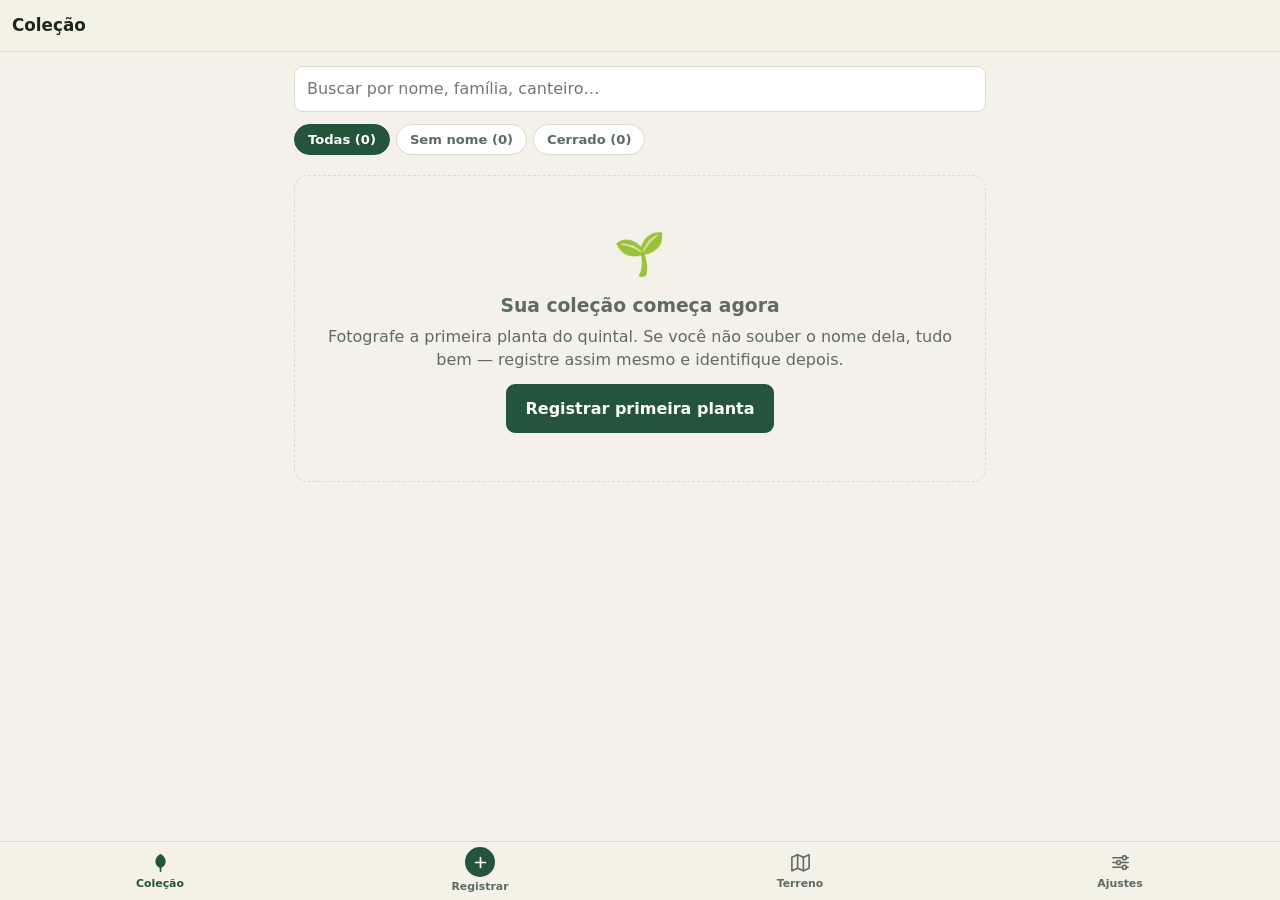
<file: index.html>
<!DOCTYPE html>
<html lang="pt-BR">
<head>
<meta charset="utf-8">
<meta name="viewport" content="width=device-width, initial-scale=1, viewport-fit=cover, maximum-scale=1">
<title>Coleção de Plantas</title>
<meta name="description" content="Catálogo pessoal do jardim: identifica plantas por foto e geolocalização e guarda tudo no próprio celular.">
<meta name="theme-color" content="#1f3d2b" media="(prefers-color-scheme: dark)">
<meta name="theme-color" content="#f4f1e8" media="(prefers-color-scheme: light)">
<link rel="manifest" href="./manifest.webmanifest">
<link rel="apple-touch-icon" href="./icones/icone-180.png">
<meta name="apple-mobile-web-app-capable" content="yes">
<meta name="apple-mobile-web-app-title" content="Jardim">
<meta name="apple-mobile-web-app-status-bar-style" content="black-translucent">
<link rel="icon" href="./icones/icone.svg" type="image/svg+xml">
<link rel="stylesheet" href="./css/estilo.css">
</head>
<body>

<header class="topo" id="topo">
  <button class="topo-voltar" id="btn-voltar" hidden aria-label="Voltar">‹</button>
  <h1 class="topo-titulo" id="topo-titulo">Coleção</h1>
  <div class="topo-acoes" id="topo-acoes"></div>
</header>

<main id="app" class="conteudo" aria-live="polite"></main>

<!-- Ícones em SVG inline com currentColor: acompanham a cor da aba ativa e o
     modo escuro, coisa que emoji não faz. -->
<nav class="abas" id="abas">
  <a href="#/colecao" data-aba="colecao">
    <svg class="abas-icone" viewBox="0 0 24 24" aria-hidden="true">
      <path d="M12 3c5 2.6 6.4 7.6 4.6 11-1.3 2.4-3.3 3.4-4.6 3.8-1.3-.4-3.3-1.4-4.6-3.8C5.6 10.6 7 5.6 12 3Z"/>
      <path d="M12 4.5V21" class="traco"/>
    </svg>
    <span>Coleção</span>
  </a>
  <a href="#/nova" data-aba="nova" class="abas-destaque">
    <span class="abas-icone">
      <svg viewBox="0 0 24 24" aria-hidden="true"><path d="M12 5v14M5 12h14" class="traco"/></svg>
    </span>
    <span>Registrar</span>
  </a>
  <a href="#/mapa" data-aba="mapa">
    <svg class="abas-icone" viewBox="0 0 24 24" aria-hidden="true">
      <path d="M9 4 3 6.5v14L9 18l6 2.5 6-2.5v-14L15 6.5 9 4Z" class="traco"/>
      <path d="M9 4v14M15 6.5v14" class="traco"/>
    </svg>
    <span>Terreno</span>
  </a>
  <a href="#/ajustes" data-aba="ajustes">
    <svg class="abas-icone" viewBox="0 0 24 24" aria-hidden="true">
      <path d="M4 7h10M18 7h2M4 12h4M12 12h8M4 17h10M18 17h2" class="traco"/>
      <circle cx="16" cy="7" r="2.1" class="traco"/>
      <circle cx="10" cy="12" r="2.1" class="traco"/>
      <circle cx="16" cy="17" r="2.1" class="traco"/>
    </svg>
    <span>Ajustes</span>
  </a>
</nav>

<div id="avisos" class="avisos" aria-live="assertive"></div>

<script type="module" src="./js/app.js"></script>
</body>
</html>
</file>
<file: css/estilo.css>
/* ---------------------------------------------------------------------------
   Coleção de Plantas — folha de estilo única.
   Mobile-first, pensada para iPhone rodando como PWA (safe-area + sem zoom
   involuntário: todo input tem font-size >= 16px, senão o Safari dá zoom).
--------------------------------------------------------------------------- */

:root {
  --verde-900: #16301f;
  --verde-700: #24543a;
  --verde-500: #3d7a52;
  --verde-300: #7fb08d;
  --terra:     #a4693c;
  --areia:     #f4f1e8;
  --papel:     #ffffff;
  --tinta:     #1c2620;
  --tinta-fraca: #5d6b62;
  --linha:     #dcd9cd;
  --alerta:    #b4432b;
  --atencao:   #b98900;

  --fundo: var(--areia);
  --cartao: var(--papel);
  --texto: var(--tinta);
  --texto-fraco: var(--tinta-fraca);
  --borda: var(--linha);
  --destaque: var(--verde-700);
  --destaque-texto: #fff;

  --raio: 14px;
  --raio-p: 9px;
  --topo-altura: 52px;
  --abas-altura: 58px;
  --sombra: 0 1px 2px rgba(20,40,28,.06), 0 6px 18px rgba(20,40,28,.07);
}

@media (prefers-color-scheme: dark) {
  :root {
    --fundo: #101713;
    --cartao: #18211b;
    --texto: #e7ece7;
    --texto-fraco: #98a89e;
    --borda: #2b382f;
    --destaque: var(--verde-500);
    --destaque-texto: #08120c;
    --alerta: #e2755c;
    --atencao: #e0b34a;
    --sombra: 0 1px 2px rgba(0,0,0,.3), 0 6px 18px rgba(0,0,0,.35);
  }
}

* { box-sizing: border-box; }

html, body {
  margin: 0;
  padding: 0;
  background: var(--fundo);
  color: var(--texto);
  font-family: -apple-system, BlinkMacSystemFont, "Segoe UI", system-ui, sans-serif;
  font-size: 16px;
  line-height: 1.45;
  -webkit-text-size-adjust: 100%;
  overscroll-behavior-y: none;
}

body {
  padding-top: calc(var(--topo-altura) + env(safe-area-inset-top));
  padding-bottom: calc(var(--abas-altura) + env(safe-area-inset-bottom));
  min-height: 100vh;
}

h1, h2, h3 { line-height: 1.25; margin: 0 0 .4em; }
p { margin: 0 0 .8em; }
a { color: var(--destaque); }

/* --------------------------------------------------------------- topo ---- */
.topo {
  position: fixed; top: 0; left: 0; right: 0; z-index: 40;
  height: calc(var(--topo-altura) + env(safe-area-inset-top));
  padding: env(safe-area-inset-top) 12px 0;
  display: flex; align-items: center; gap: 8px;
  background: color-mix(in srgb, var(--fundo) 88%, transparent);
  backdrop-filter: saturate(1.6) blur(14px);
  -webkit-backdrop-filter: saturate(1.6) blur(14px);
  border-bottom: 1px solid var(--borda);
}
.topo-titulo {
  font-size: 1.05rem; font-weight: 650; margin: 0;
  flex: 1; min-width: 0;
  overflow: hidden; text-overflow: ellipsis; white-space: nowrap;
}
.topo-voltar {
  background: none; border: 0; color: var(--destaque);
  font-size: 1.9rem; line-height: 1; padding: 0 6px 4px; cursor: pointer;
}
.topo-acoes { display: flex; gap: 6px; flex: none; }
.topo-acoes button {
  background: none; border: 0; color: var(--destaque);
  font-size: .92rem; font-weight: 600; padding: 6px 4px; cursor: pointer;
}

/* --------------------------------------------------------------- abas ---- */
.abas {
  position: fixed; bottom: 0; left: 0; right: 0; z-index: 40;
  display: grid; grid-template-columns: repeat(4, 1fr);
  padding-bottom: env(safe-area-inset-bottom);
  background: color-mix(in srgb, var(--fundo) 92%, transparent);
  backdrop-filter: saturate(1.6) blur(14px);
  -webkit-backdrop-filter: saturate(1.6) blur(14px);
  border-top: 1px solid var(--borda);
}
.abas a {
  height: var(--abas-altura);
  display: flex; flex-direction: column; align-items: center; justify-content: center;
  gap: 2px; font-size: .68rem; font-weight: 600;
  color: var(--texto-fraco); text-decoration: none;
  -webkit-tap-highlight-color: transparent;
}
.abas a[aria-current="page"] { color: var(--destaque); }
.abas-icone { width: 23px; height: 23px; display: block; }
.abas svg { fill: currentColor; stroke: none; }
/* .traco: partes desenhadas a linha, não preenchidas. */
.abas svg .traco { fill: none; stroke: currentColor; stroke-width: 1.7; stroke-linecap: round; stroke-linejoin: round; }
.abas-destaque .abas-icone {
  background: var(--destaque); color: var(--destaque-texto);
  width: 30px; height: 30px; border-radius: 50%;
  display: grid; place-items: center;
}
.abas-destaque .abas-icone svg { width: 17px; height: 17px; }
.abas-destaque .abas-icone .traco { stroke-width: 2.4; }

/* ----------------------------------------------------------- conteúdo ---- */
.conteudo { padding: 14px 14px 24px; max-width: 720px; margin: 0 auto; }

.secao { margin-bottom: 22px; }
.secao > h2 {
  font-size: .74rem; text-transform: uppercase; letter-spacing: .08em;
  color: var(--texto-fraco); margin-bottom: 8px;
}

.cartao {
  background: var(--cartao); border: 1px solid var(--borda);
  border-radius: var(--raio); box-shadow: var(--sombra);
  padding: 14px; margin-bottom: 12px;
}

.vazio {
  text-align: center; color: var(--texto-fraco);
  padding: 48px 20px; border: 1px dashed var(--borda);
  border-radius: var(--raio);
}
.vazio-icone { font-size: 2.6rem; display: block; margin-bottom: 10px; }

/* ------------------------------------------------------------ botões ----- */
.botao {
  display: inline-flex; align-items: center; justify-content: center; gap: 8px;
  padding: 12px 18px; min-height: 46px;
  border-radius: var(--raio-p); border: 1px solid transparent;
  background: var(--destaque); color: var(--destaque-texto);
  font-size: 1rem; font-weight: 650; font-family: inherit;
  cursor: pointer; text-decoration: none;
  -webkit-tap-highlight-color: transparent;
}
.botao[disabled] { opacity: .5; cursor: default; }
.botao--claro { background: transparent; color: var(--destaque); border-color: var(--borda); }
.botao--perigo { background: transparent; color: var(--alerta); border-color: var(--borda); }
.botao--bloco { width: 100%; }
.botao--pequeno { min-height: 38px; padding: 8px 14px; font-size: .88rem; }
.botoes { display: flex; gap: 8px; flex-wrap: wrap; }
.botoes > .botao { flex: 1 1 140px; }

/* ----------------------------------------------------------- formulário -- */
label.campo { display: block; margin-bottom: 14px; }
label.campo > span {
  display: block; font-size: .78rem; font-weight: 650;
  color: var(--texto-fraco); margin-bottom: 5px;
  text-transform: uppercase; letter-spacing: .04em;
}
input[type=text], input[type=date], input[type=password], input[type=search],
input[type=number], textarea, select {
  width: 100%; padding: 11px 12px;
  font-size: 16px; font-family: inherit; line-height: 1.35;
  color: var(--texto); background: var(--cartao);
  border: 1px solid var(--borda); border-radius: var(--raio-p);
  -webkit-appearance: none; appearance: none;
}
select {
  background-image: url("data:image/svg+xml,%3Csvg xmlns='http://www.w3.org/2000/svg' width='12' height='8'%3E%3Cpath d='M1 1l5 5 5-5' fill='none' stroke='%23888' stroke-width='2'/%3E%3C/svg%3E");
  background-repeat: no-repeat; background-position: right 12px center;
  padding-right: 32px;
}
textarea { min-height: 92px; resize: vertical; }
input:focus, textarea:focus, select:focus {
  outline: 2px solid var(--destaque); outline-offset: 1px; border-color: transparent;
}
.dica { font-size: .8rem; color: var(--texto-fraco); margin-top: 4px; }

/* ------------------------------------------------------------ etiquetas -- */
.etq {
  display: inline-flex; align-items: center; gap: 4px;
  padding: 3px 9px; border-radius: 999px;
  font-size: .72rem; font-weight: 650; white-space: nowrap;
  background: color-mix(in srgb, var(--destaque) 14%, transparent);
  color: var(--destaque);
}
.etq--aviso  { background: color-mix(in srgb, var(--atencao) 18%, transparent); color: var(--atencao); }
.etq--neutra { background: color-mix(in srgb, var(--texto-fraco) 16%, transparent); color: var(--texto-fraco); }
.etq--cerrado{ background: color-mix(in srgb, var(--terra) 20%, transparent); color: var(--terra); }
@media (prefers-color-scheme: dark) { .etq--cerrado { color: #d9a273; } }
.etiquetas { display: flex; flex-wrap: wrap; gap: 6px; }

/* -------------------------------------------------------------- busca ---- */
.barra-busca { display: flex; gap: 8px; margin-bottom: 12px; }
.barra-busca input { flex: 1; }
.filtros {
  display: flex; gap: 6px; overflow-x: auto; padding-bottom: 8px;
  margin-bottom: 12px; scrollbar-width: none; -webkit-overflow-scrolling: touch;
}
.filtros::-webkit-scrollbar { display: none; }
.filtros button {
  flex: none; padding: 7px 13px; border-radius: 999px;
  border: 1px solid var(--borda); background: var(--cartao);
  color: var(--texto-fraco); font-size: .82rem; font-weight: 600;
  font-family: inherit; cursor: pointer; white-space: nowrap;
}
.filtros button[aria-pressed="true"] {
  background: var(--destaque); color: var(--destaque-texto); border-color: var(--destaque);
}

/* ------------------------------------------------------------- grade ----- */
.grade { display: grid; grid-template-columns: repeat(2, 1fr); gap: 12px; }
@media (min-width: 560px) { .grade { grid-template-columns: repeat(3, 1fr); } }

.ficha {
  background: var(--cartao); border: 1px solid var(--borda);
  border-radius: var(--raio); overflow: hidden; box-shadow: var(--sombra);
  text-decoration: none; color: inherit; display: flex; flex-direction: column;
}
.ficha-foto {
  aspect-ratio: 1 / 1; width: 100%; object-fit: cover;
  background: color-mix(in srgb, var(--destaque) 10%, var(--cartao));
  display: block;
}
.ficha-foto--vazia { display: grid; place-items: center; font-size: 2rem; }
.ficha-corpo { padding: 9px 10px 11px; display: flex; flex-direction: column; gap: 3px; }
.ficha-nome {
  font-weight: 650; font-size: .92rem; line-height: 1.25;
  overflow: hidden; text-overflow: ellipsis; white-space: nowrap;
}
.ficha-especie {
  font-style: italic; font-size: .78rem; color: var(--texto-fraco);
  overflow: hidden; text-overflow: ellipsis; white-space: nowrap;
}
.ficha-zona { font-size: .72rem; color: var(--texto-fraco); }

/* ------------------------------------------------------------ detalhe ---- */
.galeria {
  display: flex; gap: 8px; overflow-x: auto; margin: 0 -14px 14px; padding: 0 14px 6px;
  scroll-snap-type: x mandatory; -webkit-overflow-scrolling: touch;
}
.galeria::-webkit-scrollbar { display: none; }
.galeria img {
  height: 210px; border-radius: var(--raio); scroll-snap-align: center;
  flex: none; object-fit: cover; background: var(--borda);
}
.galeria .galeria-add {
  height: 210px; width: 120px; flex: none; border-radius: var(--raio);
  border: 1px dashed var(--borda); background: transparent; color: var(--texto-fraco);
  display: grid; place-items: center; font-size: .8rem; cursor: pointer;
  font-family: inherit; text-align: center; padding: 8px;
}

.dados { display: grid; grid-template-columns: auto 1fr; gap: 8px 14px; font-size: .92rem; }
.dados dt { color: var(--texto-fraco); font-size: .82rem; }
.dados dd { margin: 0; }
.nome-cientifico { font-style: italic; }

/* -------------------------------------------------------- candidatos ----- */
.candidato {
  display: flex; gap: 12px; align-items: center; width: 100%; text-align: left;
  padding: 12px; margin-bottom: 8px; cursor: pointer;
  background: var(--cartao); border: 1px solid var(--borda);
  border-radius: var(--raio); font-family: inherit; color: inherit;
}
.candidato[aria-pressed="true"] { border-color: var(--destaque); box-shadow: 0 0 0 1px var(--destaque); }
.candidato-info { flex: 1; min-width: 0; }
.candidato-nome { font-weight: 650; font-style: italic; font-size: .95rem; }
.candidato-comum { font-size: .82rem; color: var(--texto-fraco); }
.candidato-score { flex: none; text-align: right; font-size: .8rem; font-weight: 700; }
.barra { height: 5px; border-radius: 3px; background: var(--borda); margin-top: 6px; overflow: hidden; }
.barra > i { display: block; height: 100%; background: var(--destaque); }

/* ---------------------------------------------------------- croqui ------- */
.croqui-caixa {
  position: relative; width: 100%; border-radius: var(--raio);
  overflow: hidden; border: 1px solid var(--borda);
  background: color-mix(in srgb, var(--destaque) 8%, var(--cartao));
  touch-action: manipulation;
}
.croqui-caixa img { width: 100%; display: block; }
.croqui-grade {
  position: absolute; inset: 0;
  background-image:
    linear-gradient(to right, color-mix(in srgb, var(--texto-fraco) 18%, transparent) 1px, transparent 1px),
    linear-gradient(to bottom, color-mix(in srgb, var(--texto-fraco) 18%, transparent) 1px, transparent 1px);
  background-size: 20% 20%;
  pointer-events: none;
}
/* Marcador redondo centrado no ponto tocado. Já foi um "pin" com rabicho, mas
   o rabicho obriga a explicar qual pixel é o ponto de verdade; o círculo não. */
.pino {
  position: absolute; transform: translate(-50%, -50%);
  width: 26px; height: 26px; border-radius: 50%;
  display: grid; place-items: center; padding: 0;
  background: var(--destaque); border: 2px solid #fff;
  box-shadow: 0 1px 4px rgba(0,0,0,.4); cursor: pointer;
}
.pino--sem-nome { background: var(--atencao); }
.pino--ativo { background: var(--alerta); z-index: 3; }
.pino span {
  font-size: .66rem; color: #fff; font-weight: 700; line-height: 1;
}

/* ------------------------------------------------------------ avisos ----- */
.avisos {
  position: fixed; left: 12px; right: 12px; z-index: 60;
  bottom: calc(var(--abas-altura) + env(safe-area-inset-bottom) + 12px);
  display: flex; flex-direction: column; gap: 8px; pointer-events: none;
}
.aviso {
  background: var(--verde-900); color: #fff;
  padding: 11px 15px; border-radius: var(--raio-p);
  font-size: .9rem; box-shadow: var(--sombra);
  animation: sobe .22s ease-out;
}
.aviso--erro { background: var(--alerta); }
@keyframes sobe { from { opacity: 0; transform: translateY(8px); } }

/* ---------------------------------------------------------- diversos ----- */
.carregando {
  display: flex; align-items: center; gap: 10px;
  color: var(--texto-fraco); font-size: .9rem; padding: 18px 0;
}
.girando {
  width: 17px; height: 17px; flex: none; border-radius: 50%;
  border: 2px solid var(--borda); border-top-color: var(--destaque);
  animation: gira .8s linear infinite;
}
@keyframes gira { to { transform: rotate(360deg); } }
@media (prefers-reduced-motion: reduce) {
  .girando { animation-duration: 2.4s; }
  .aviso { animation: none; }
}

.lista-simples { list-style: none; padding: 0; margin: 0; }
.lista-simples li {
  display: flex; align-items: center; gap: 10px;
  padding: 11px 0; border-bottom: 1px solid var(--borda);
}
.lista-simples li:last-child { border-bottom: 0; }
.lista-simples li > :first-child { flex: 1; min-width: 0; }

.oculto { display: none !important; }
.numeros { display: flex; gap: 18px; flex-wrap: wrap; }
.numero strong { display: block; font-size: 1.6rem; line-height: 1.1; }
.numero span { font-size: .76rem; color: var(--texto-fraco); }
</file>
